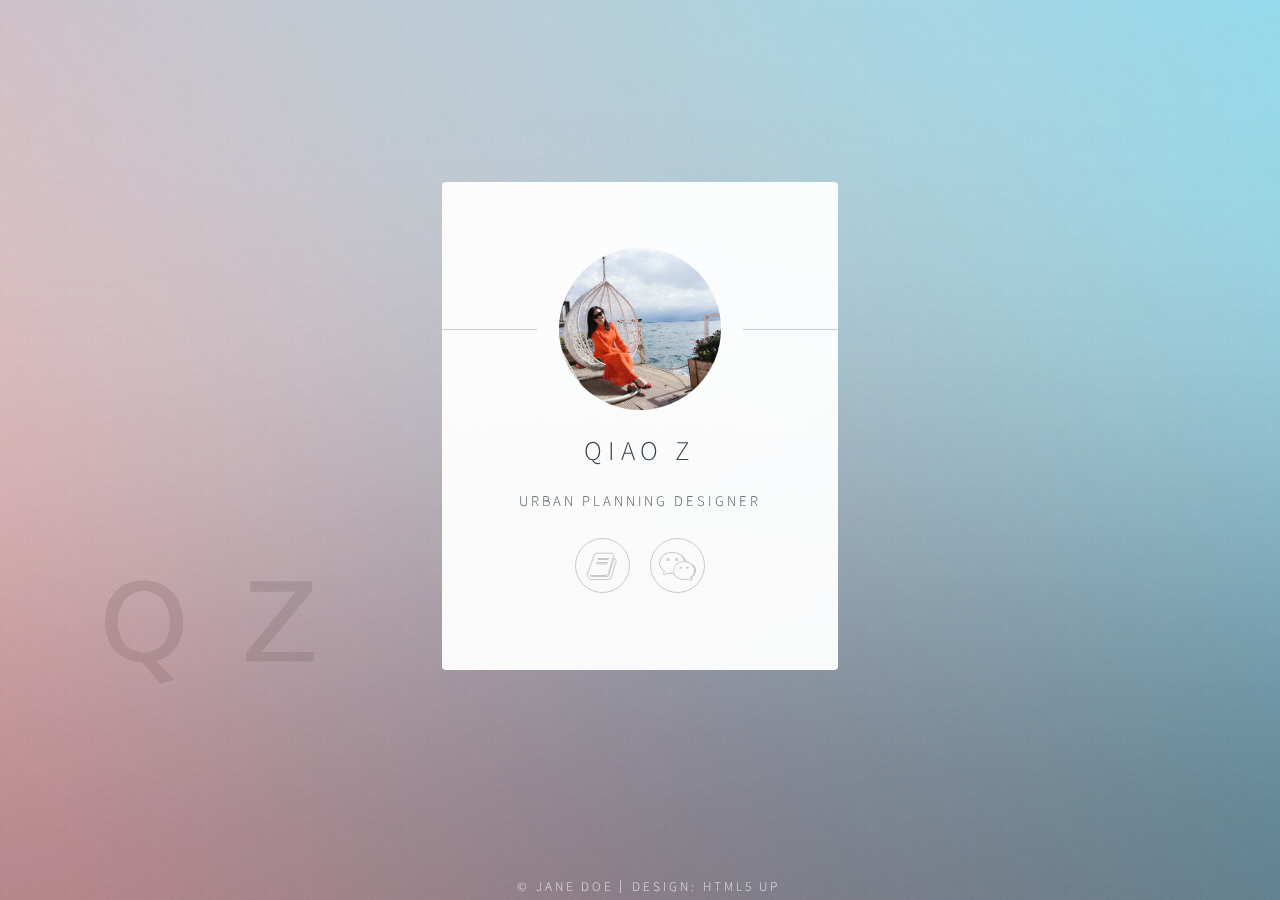
<file: index.html>
<!DOCTYPE HTML>
<!--
	Identity by HTML5 UP
	html5up.net | @ajlkn
	Free for personal and commercial use under the CCA 3.0 license (html5up.net/license)
-->
<html>
	<head>
		<title>Qiao z</title>
		<meta charset="utf-8" />
		<meta name="viewport" content="width=device-width, initial-scale=1" />
		<!--[if lte IE 8]><script src="assets/js/html5shiv.js"></script><![endif]-->
		<link rel="stylesheet" href="assets/css/main.css" />
		<!--[if lte IE 9]><link rel="stylesheet" href="assets/css/ie9.css" /><![endif]-->
		<!--[if lte IE 8]><link rel="stylesheet" href="assets/css/ie8.css" /><![endif]-->
		<noscript><link rel="stylesheet" href="assets/css/noscript.css" /></noscript>
	</head>
	<body class="is-loading">

		<!-- Wrapper -->
			<div id="wrapper">

				<!-- Main -->
					<section id="main">
						<header>
							<span class="avatar"><img src="WechatIMG2.jpg" alt="" style="object-fit:cover;" width="162" height="162"></span>
							<h1>Qiao z</h1>
							<p>Urban planning designer</p>
						</header>
						<footer>
							<ul class="icons">
								<!--<i class="fa fa-flag" aria-hidden="true"></i>-->
								<li><a href="works.html" class="fa fa-book">Works</a></li>
								<li><a href="wechart.html" class="fa-weixin">WeChart</a></li>
							</ul>
						</footer>
					</section>

				<!-- Footer -->
					<footer id="footer">
						<ul class="copyright">
							<li>&copy; Jane Doe</li><li>Design: <a href="http://html5up.net">HTML5 UP</a></li>
						</ul>
					</footer>

			</div>

		<!-- Scripts -->
			<!--[if lte IE 8]><script src="assets/js/respond.min.js"></script><![endif]-->
			<script>
				if ('addEventListener' in window) {
					window.addEventListener('load', function() { document.body.className = document.body.className.replace(/\bis-loading\b/, ''); });
					document.body.className += (navigator.userAgent.match(/(MSIE|rv:11\.0)/) ? ' is-ie' : '');
				}
			</script>

	</body>
</html>
</file>
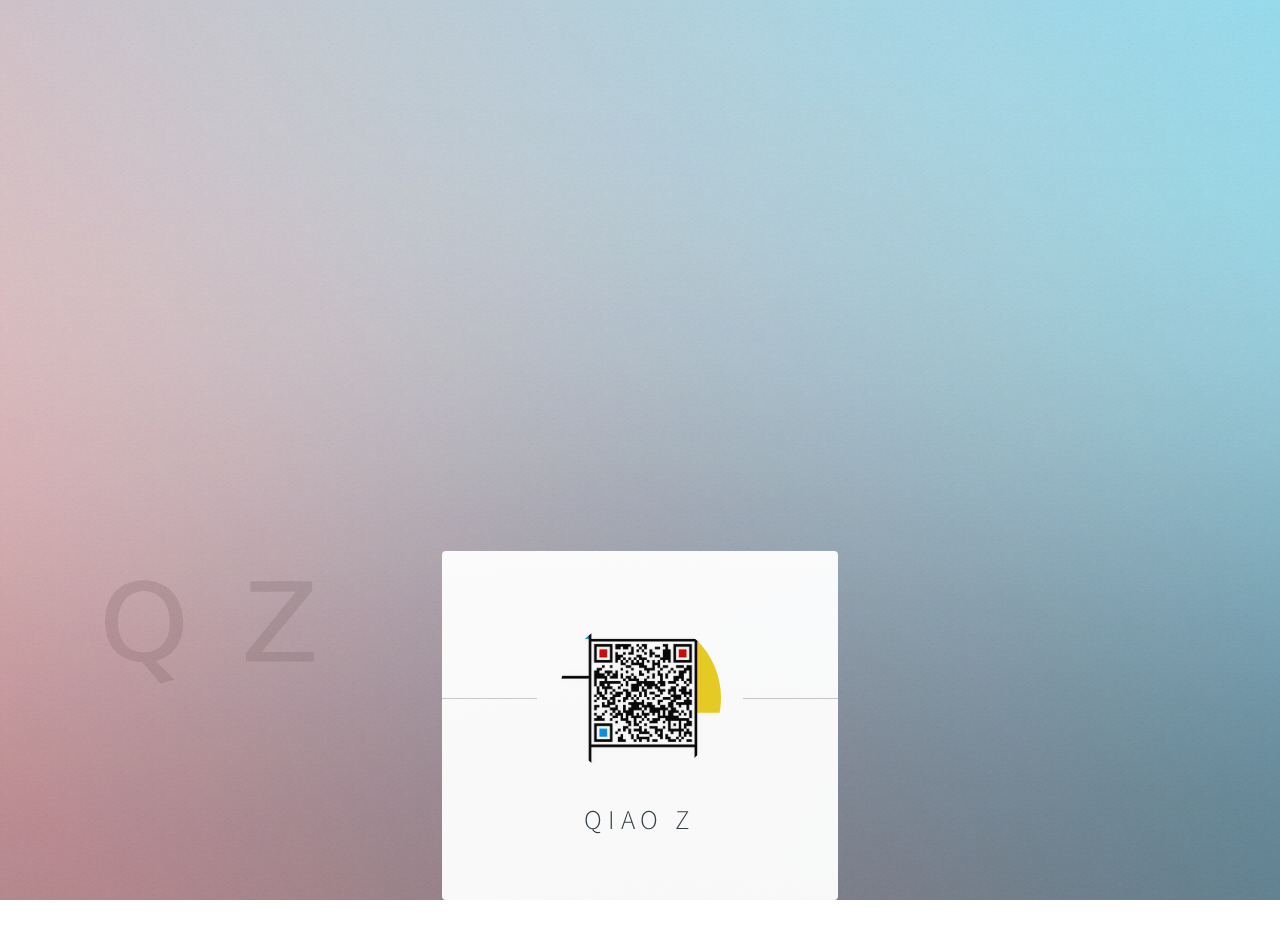
<file: wechart.html>
<!DOCTYPE HTML>
<!--
	Identity by HTML5 UP
	html5up.net | @ajlkn
	Free for personal and commercial use under the CCA 3.0 license (html5up.net/license)
-->
<html>
	<head>
		<title>Qiao z</title>
		<meta charset="utf-8" />
		<meta name="viewport" content="width=device-width, initial-scale=1" />
		<!--[if lte IE 8]><script src="assets/js/html5shiv.js"></script><![endif]-->
		<link rel="stylesheet" href="assets/css/main.css" />
		<!--[if lte IE 9]><link rel="stylesheet" href="assets/css/ie9.css" /><![endif]-->
		<!--[if lte IE 8]><link rel="stylesheet" href="assets/css/ie8.css" /><![endif]-->
		<noscript><link rel="stylesheet" href="assets/css/noscript.css" /></noscript>
	</head>
	<body class="is-loading">

		<!-- Wrapper -->
			<div id="wrapper">

				<!-- Main -->
					<section id="main">
						<header>
							<span class="avatar"><img src="weixin.jpg" alt="" style="object-fit:cover;" width="162" height="162"></span>
							<h1>Qiao z</h1>
						</header>
						<!--
						<hr />
						<h2>Extra Stuff!</h2>
						<form method="post" action="#">
							<div class="field">
								<input type="text" name="name" id="name" placeholder="Name" />
							</div>
							<div class="field">
								<input type="email" name="email" id="email" placeholder="Email" />
							</div>
							<div class="field">
								<div class="select-wrapper">
									<select name="department" id="department">
										<option value="">Department</option>
										<option value="sales">Sales</option>
										<option value="tech">Tech Support</option>
										<option value="null">/dev/null</option>
									</select>
								</div>
							</div>
							<div class="field">
								<textarea name="message" id="message" placeholder="Message" rows="4"></textarea>
							</div>
							<div class="field">
								<input type="checkbox" id="human" name="human" /><label for="human">I'm a human</label>
							</div>
							<div class="field">
								<label>But are you a robot?</label>
								<input type="radio" id="robot_yes" name="robot" /><label for="robot_yes">Yes</label>
								<input type="radio" id="robot_no" name="robot" /><label for="robot_no">No</label>
							</div>
							<ul class="actions">
								<li><a href="#" class="button">Get Started</a></li>
							</ul>
						</form>
						<hr />
						-->
					</section>
			</div>
			<footer id="footer">
				<ul class="copyright">
					<li>&copy; Jane Doe</li><li>Design: <a href="http://html5up.net">HTML5 UP</a></li>
				</ul>
			</footer>

		<!-- Scripts -->
			<!--[if lte IE 8]><script src="assets/js/respond.min.js"></script><![endif]-->
			<script>
				if ('addEventListener' in window) {
					window.addEventListener('load', function() { document.body.className = document.body.className.replace(/\bis-loading\b/, ''); });
					document.body.className += (navigator.userAgent.match(/(MSIE|rv:11\.0)/) ? ' is-ie' : '');
				}
			</script>

	</body>
</html>
</file>
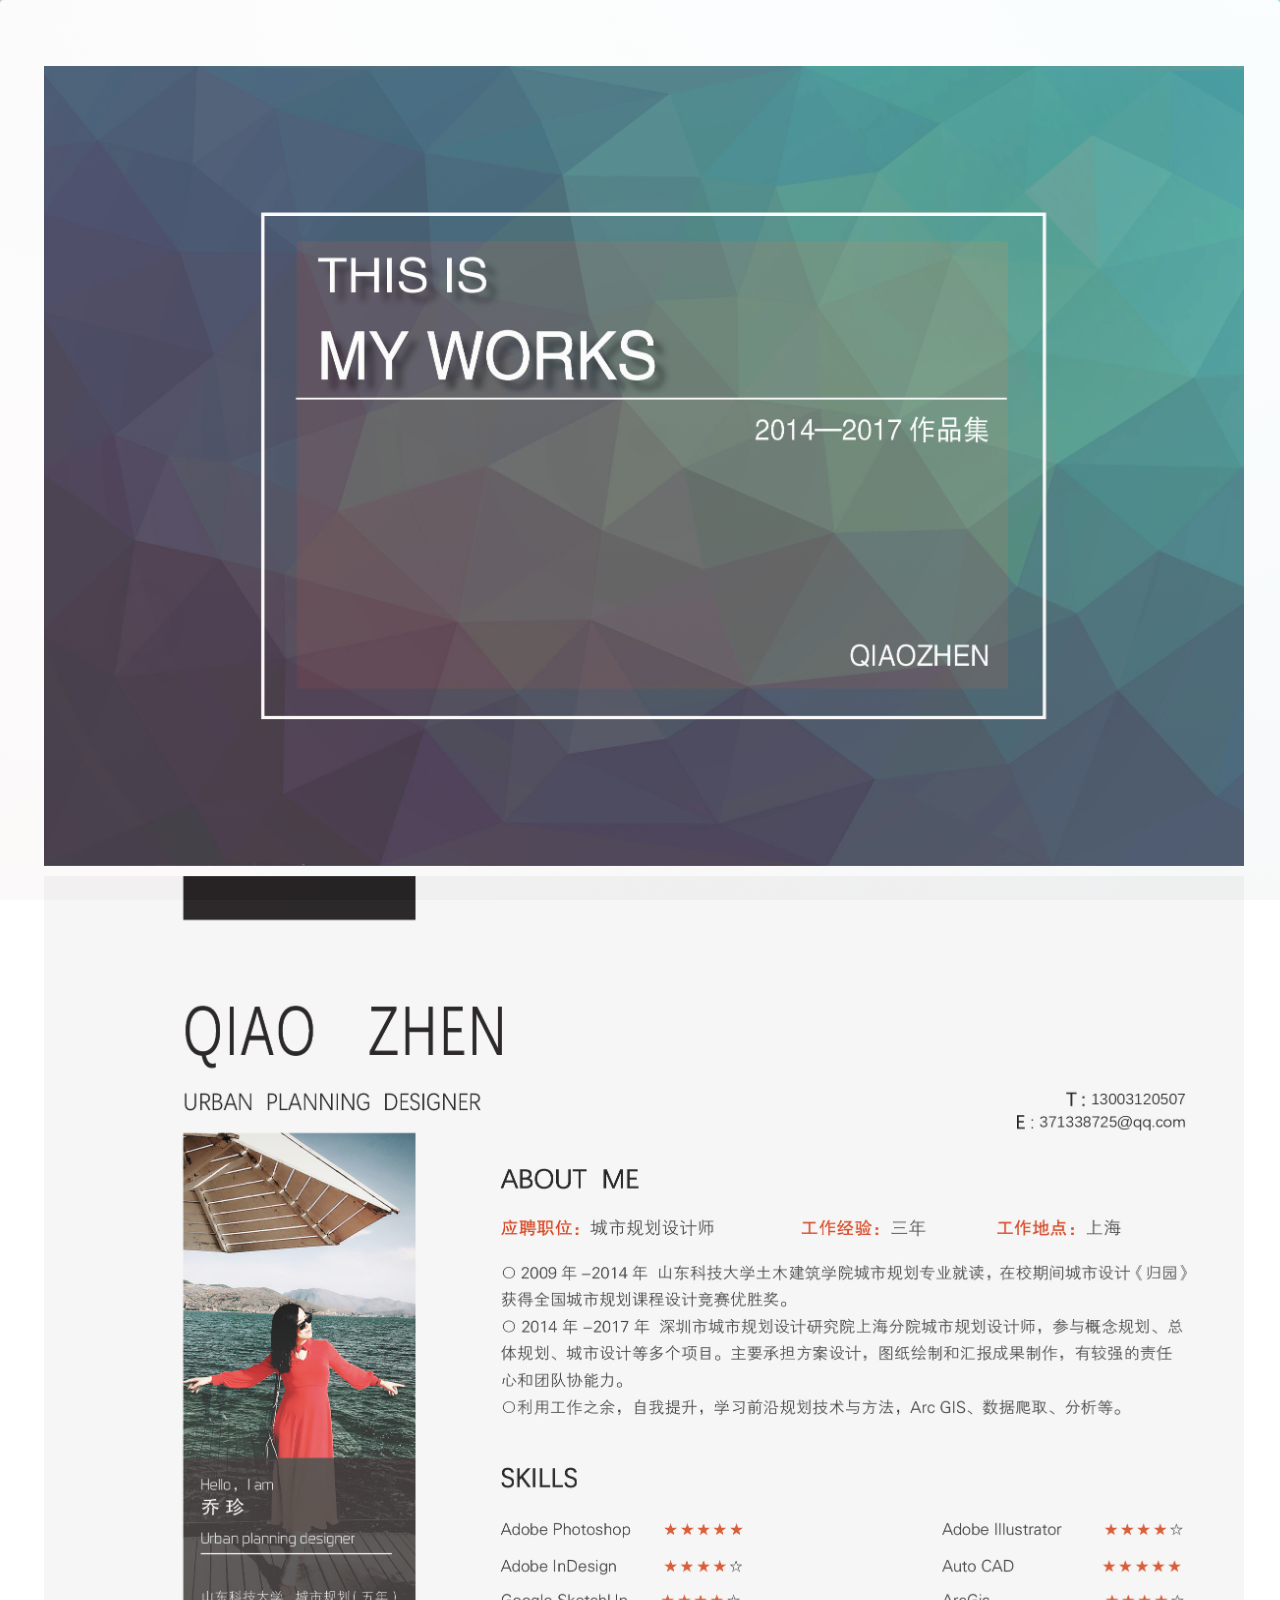
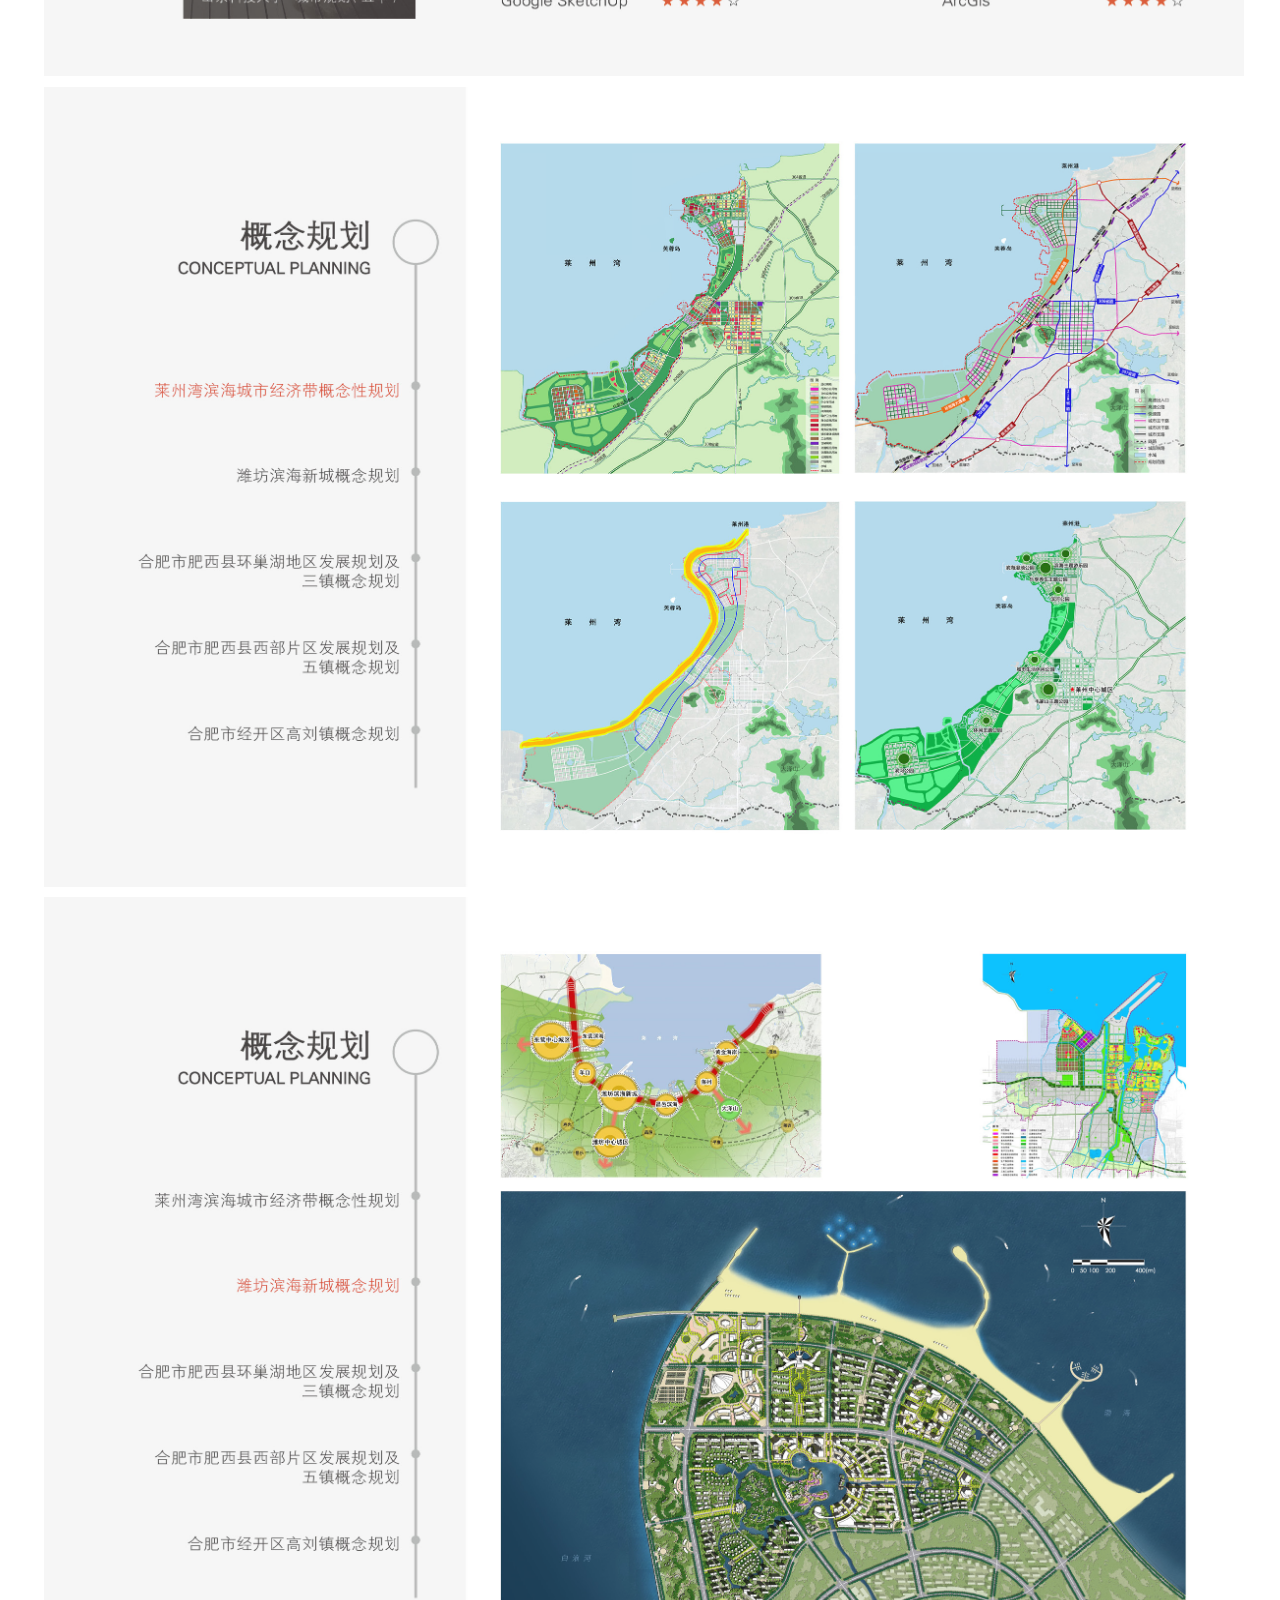
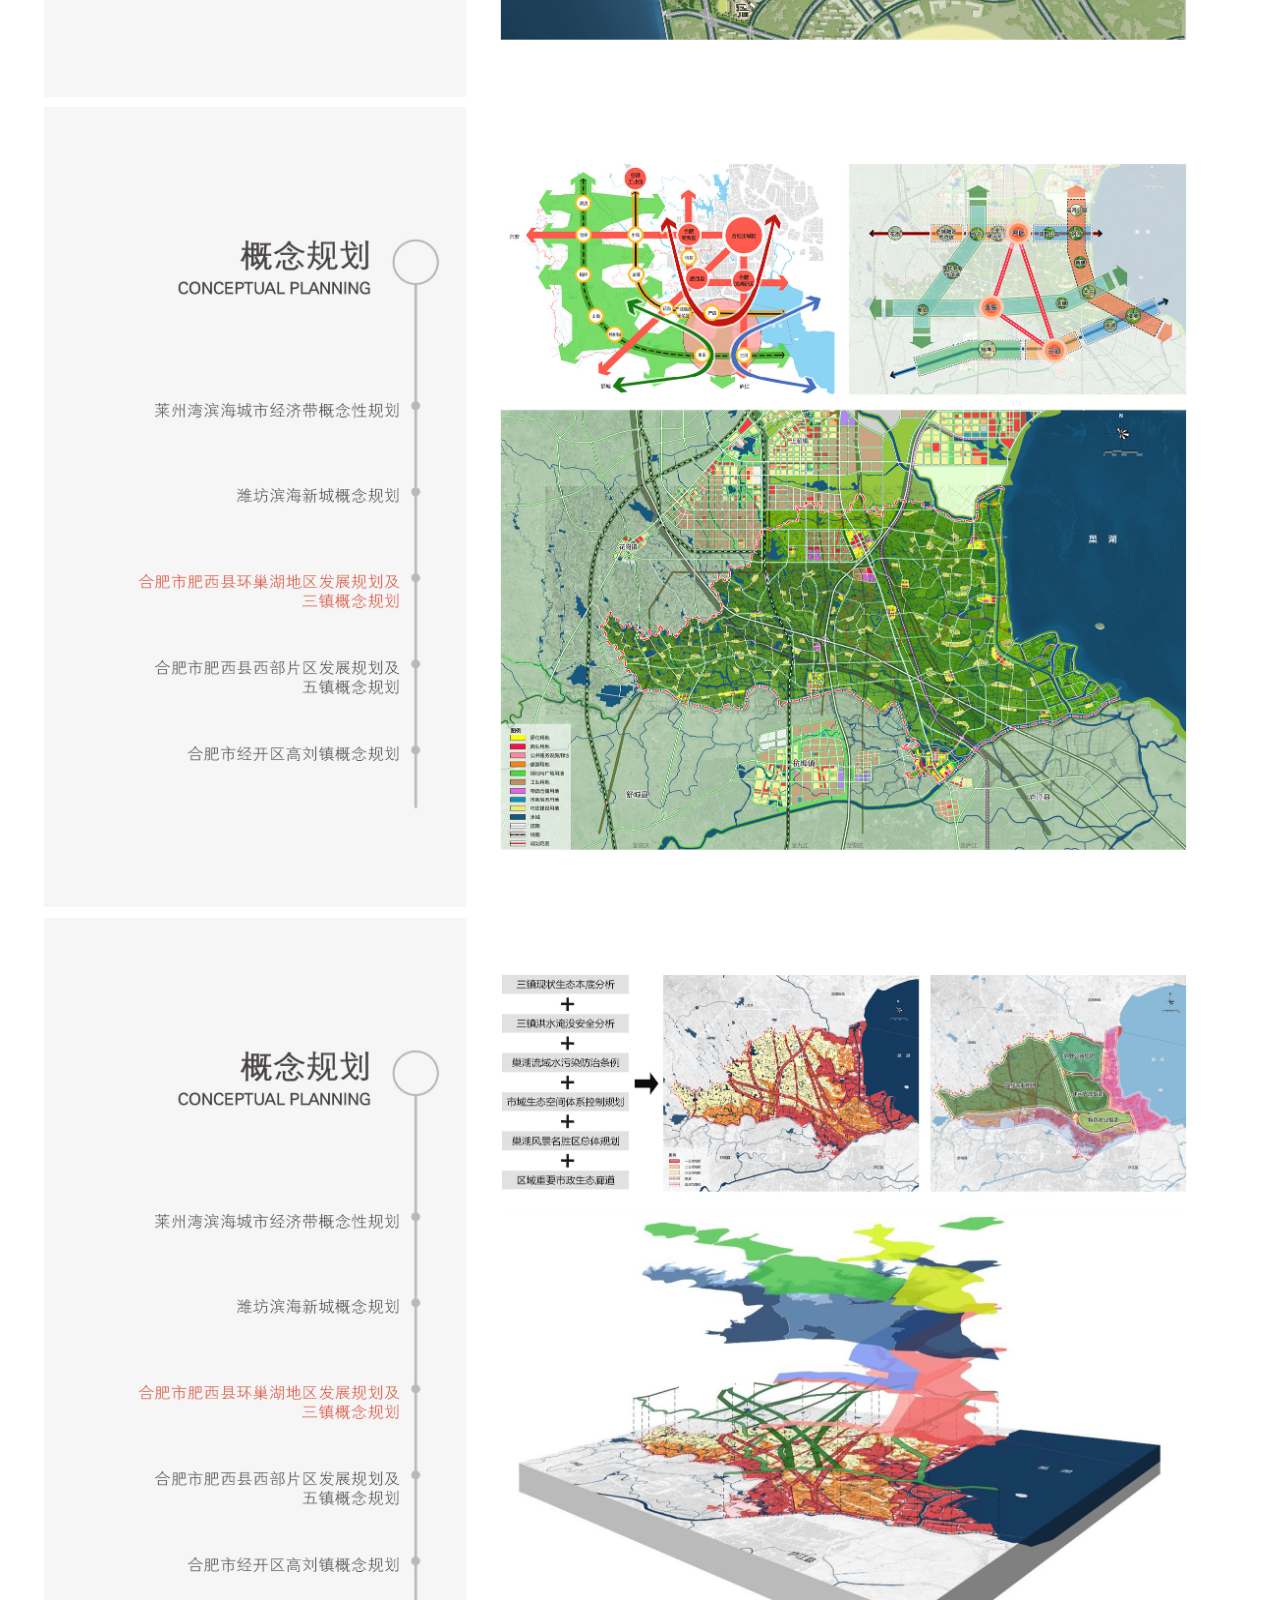
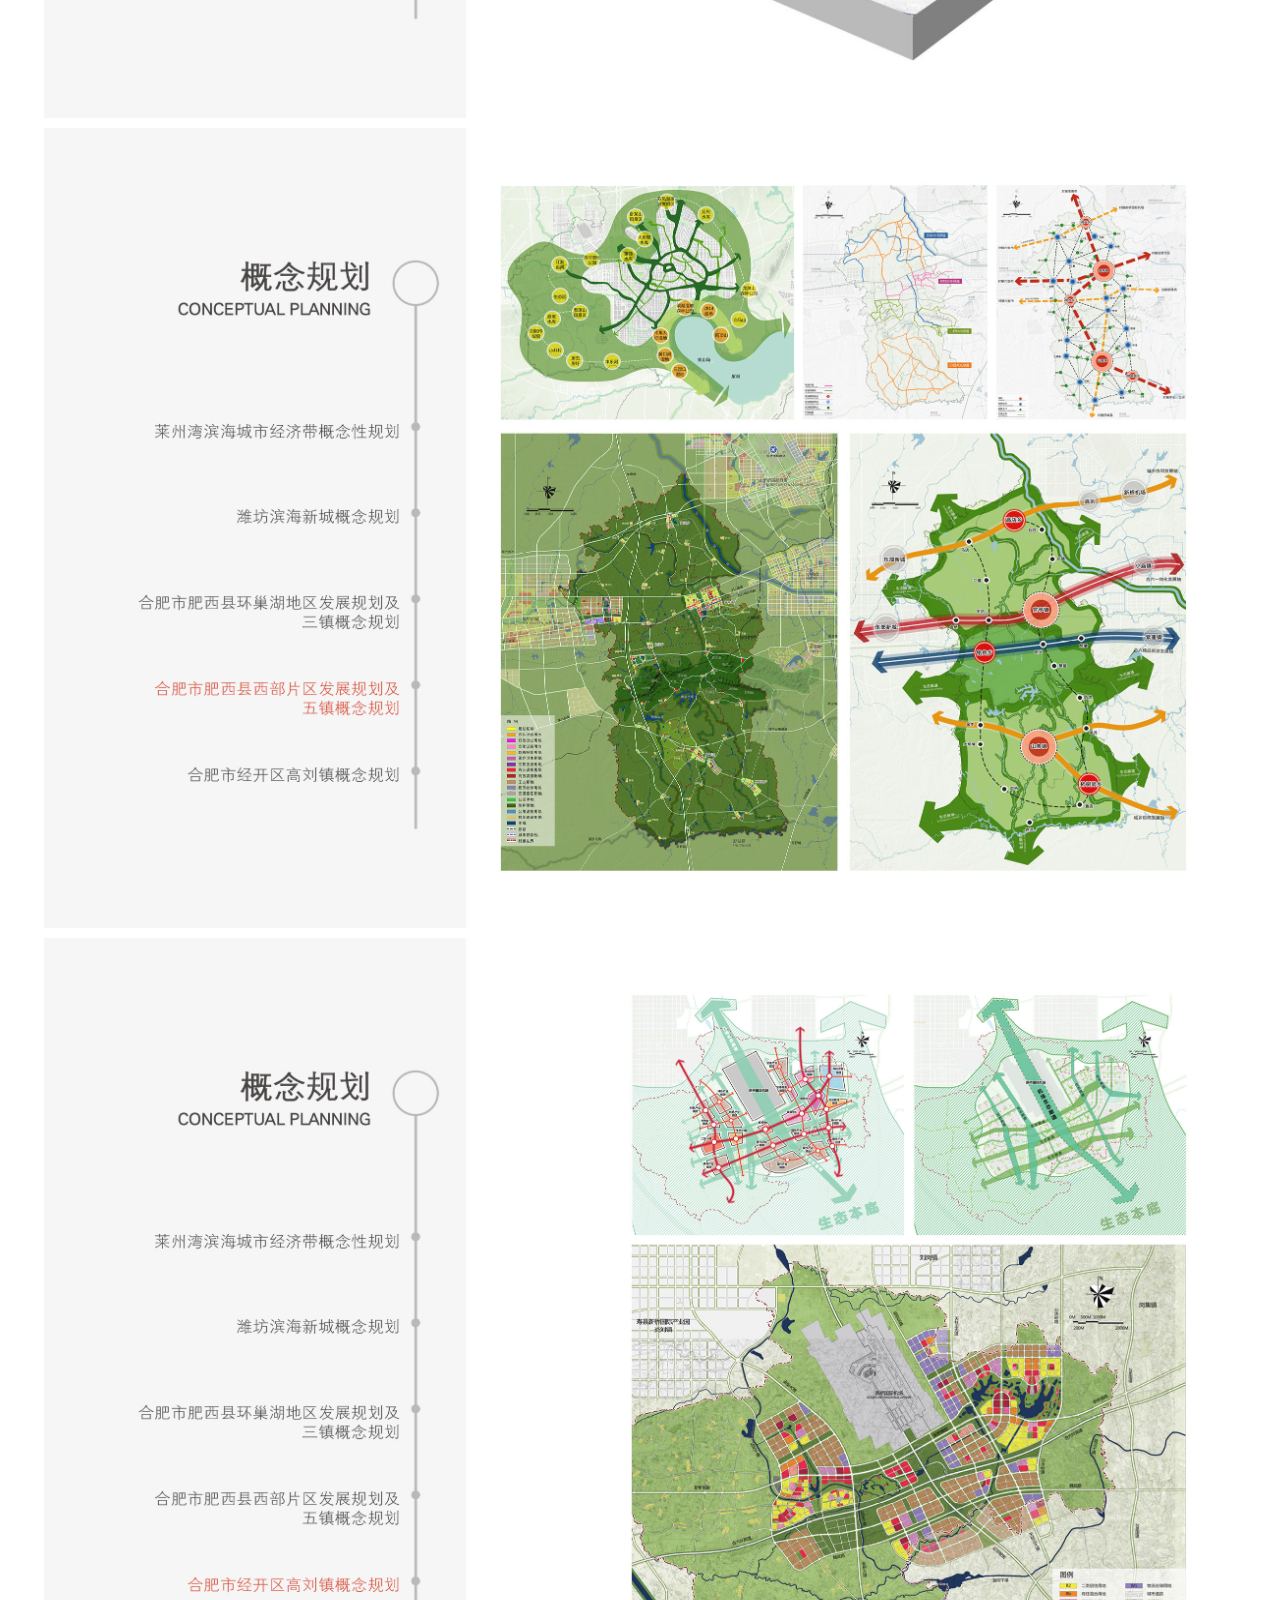
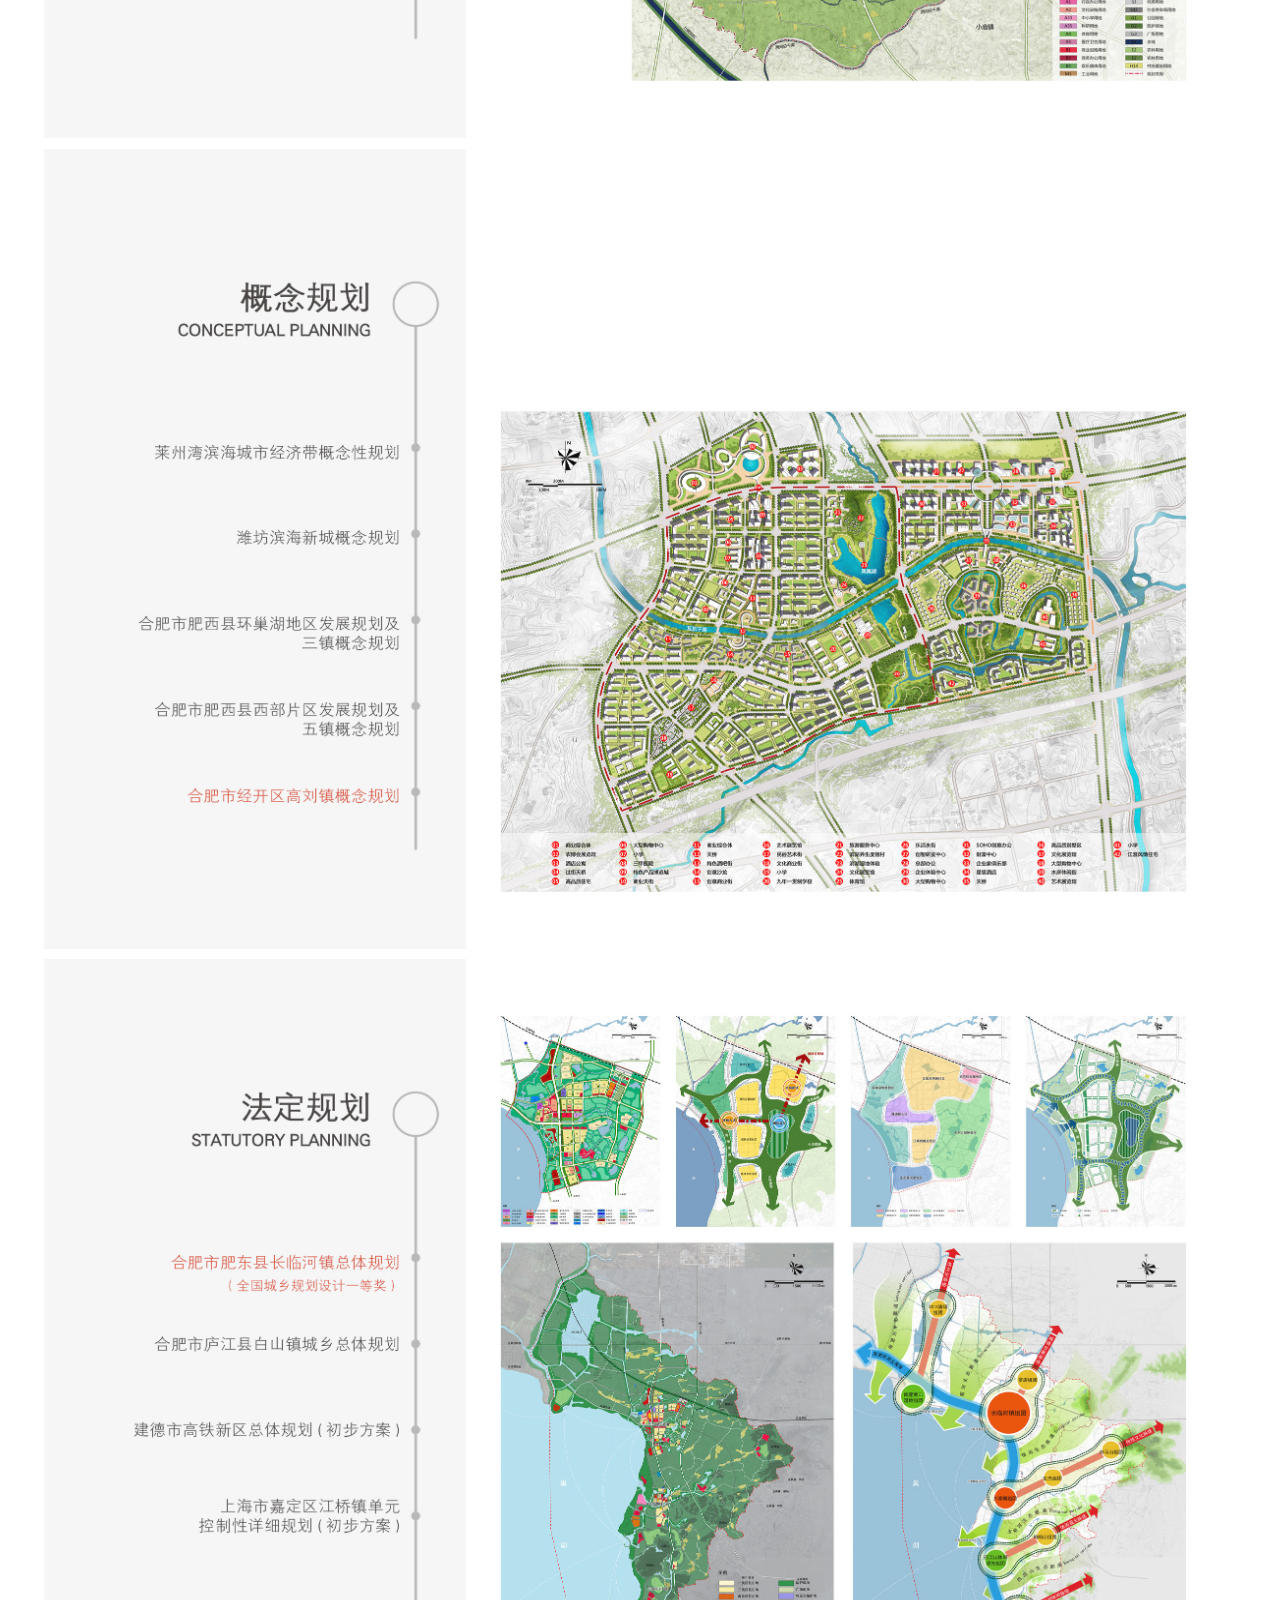
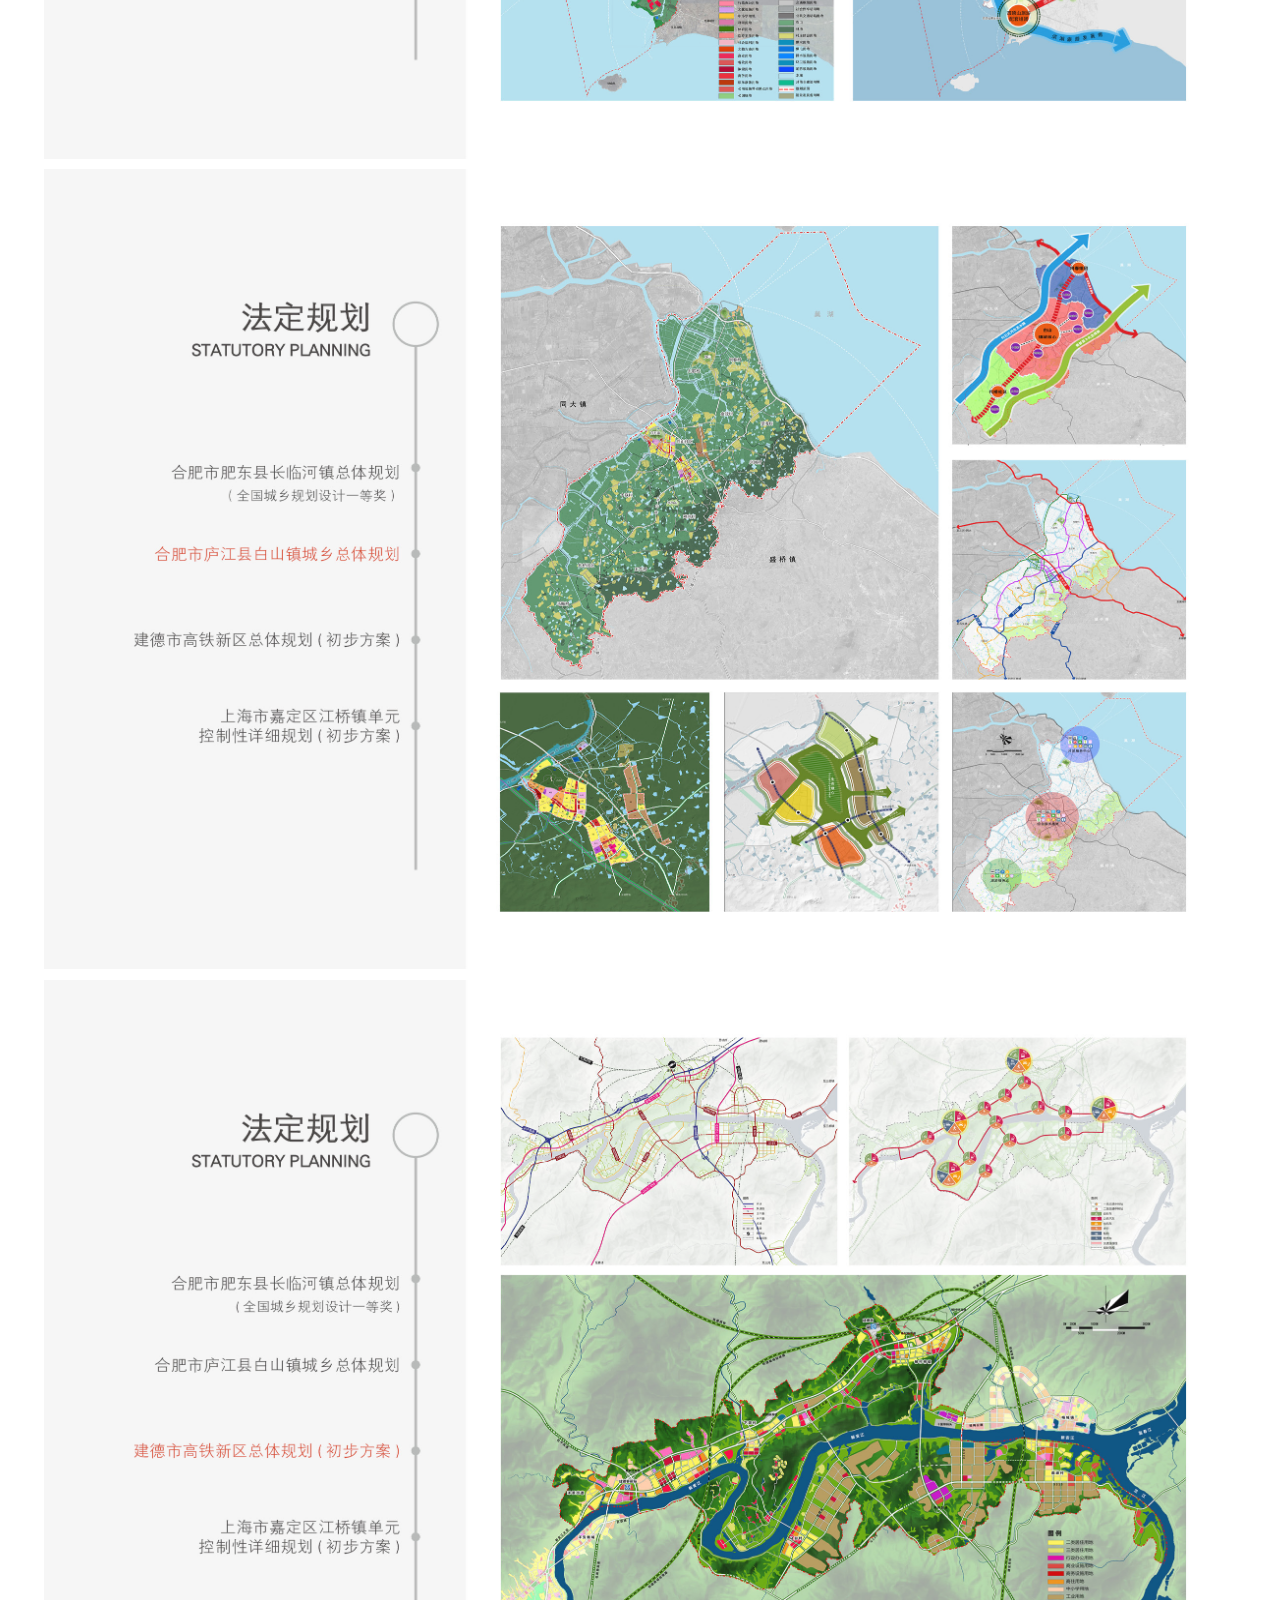
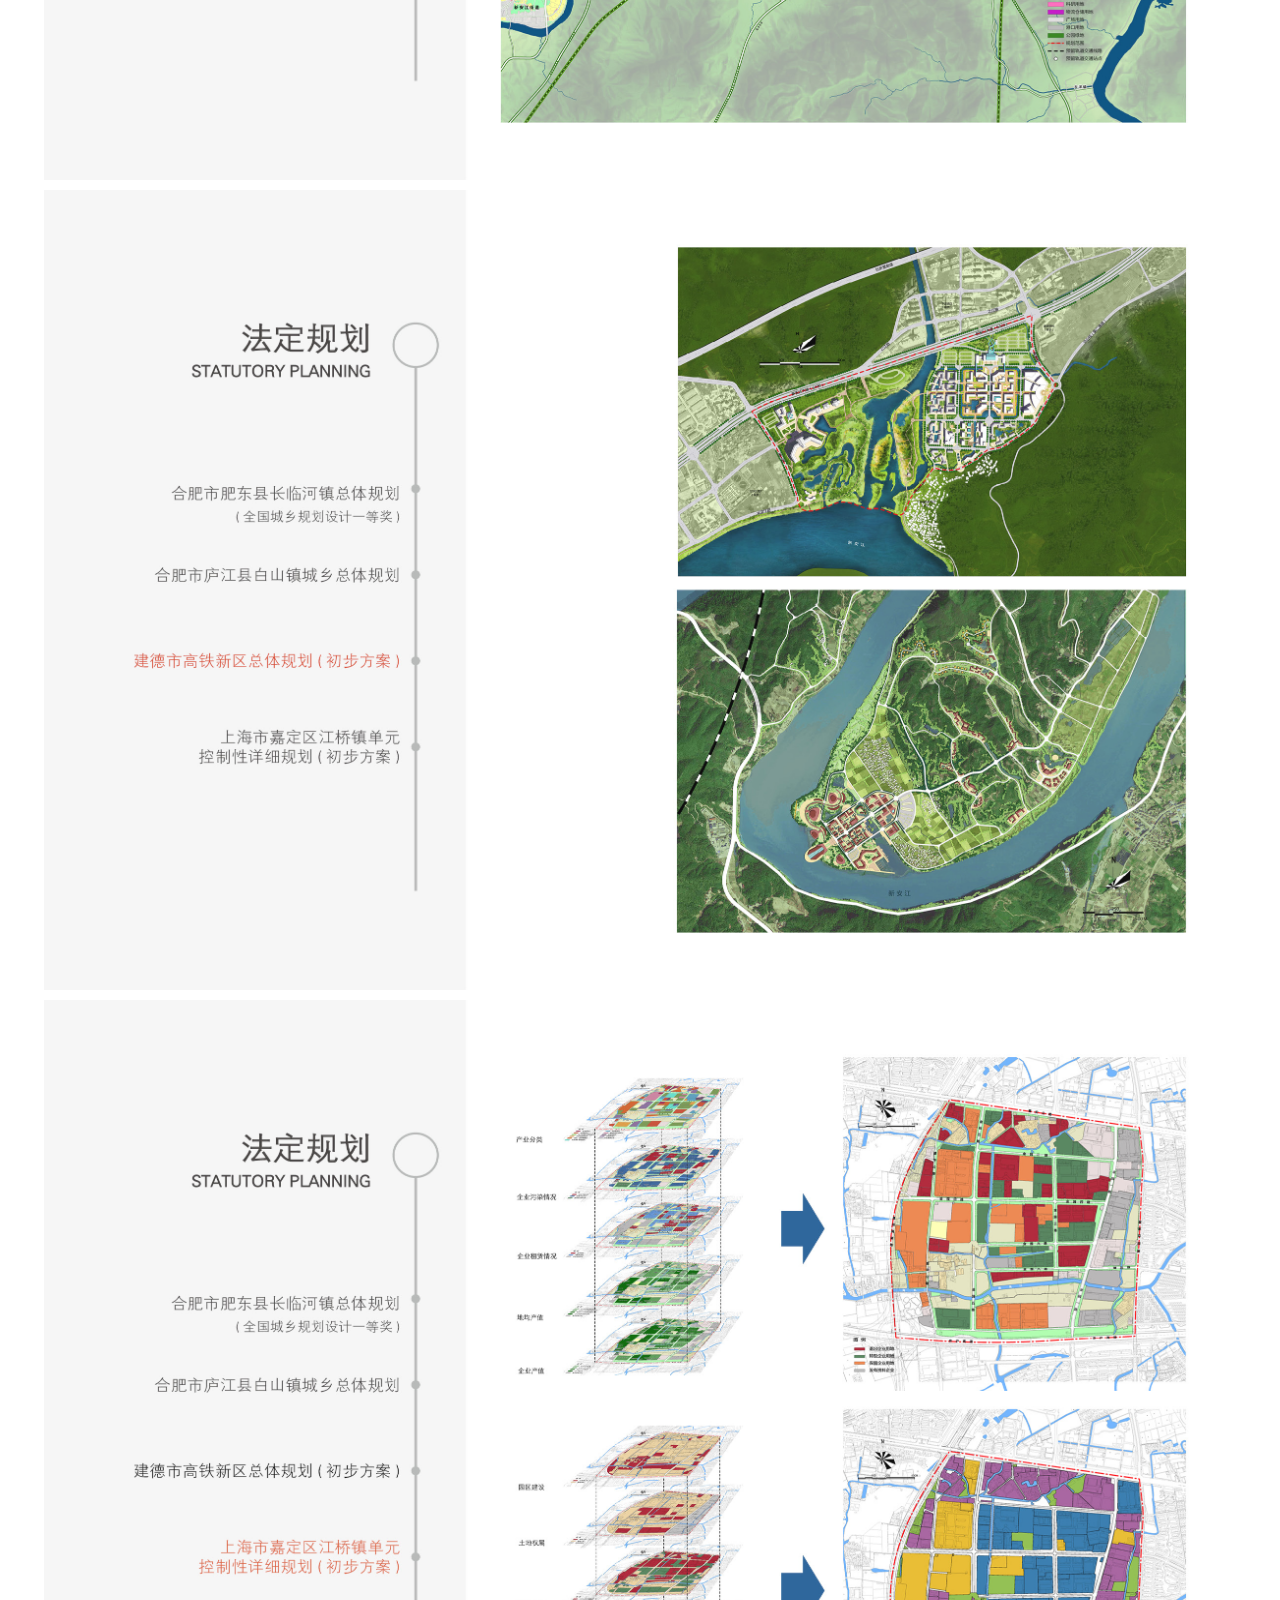
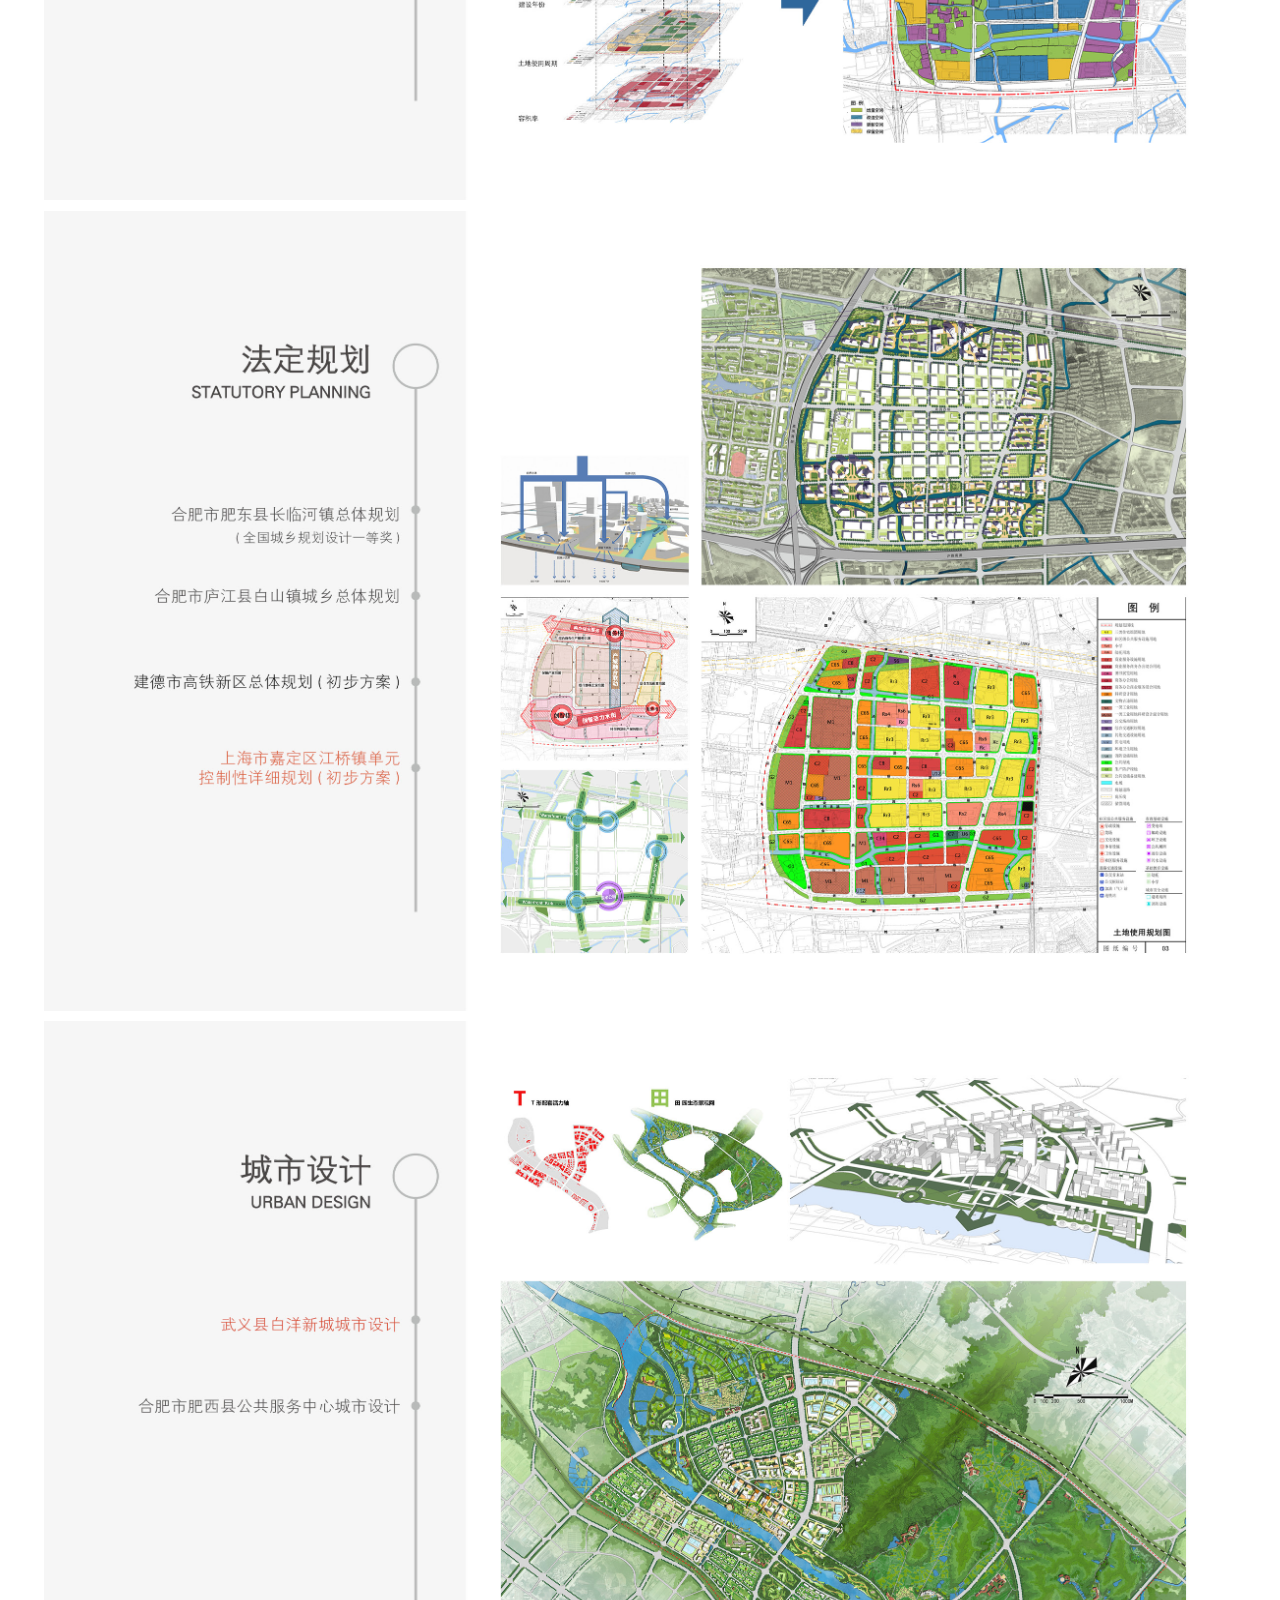
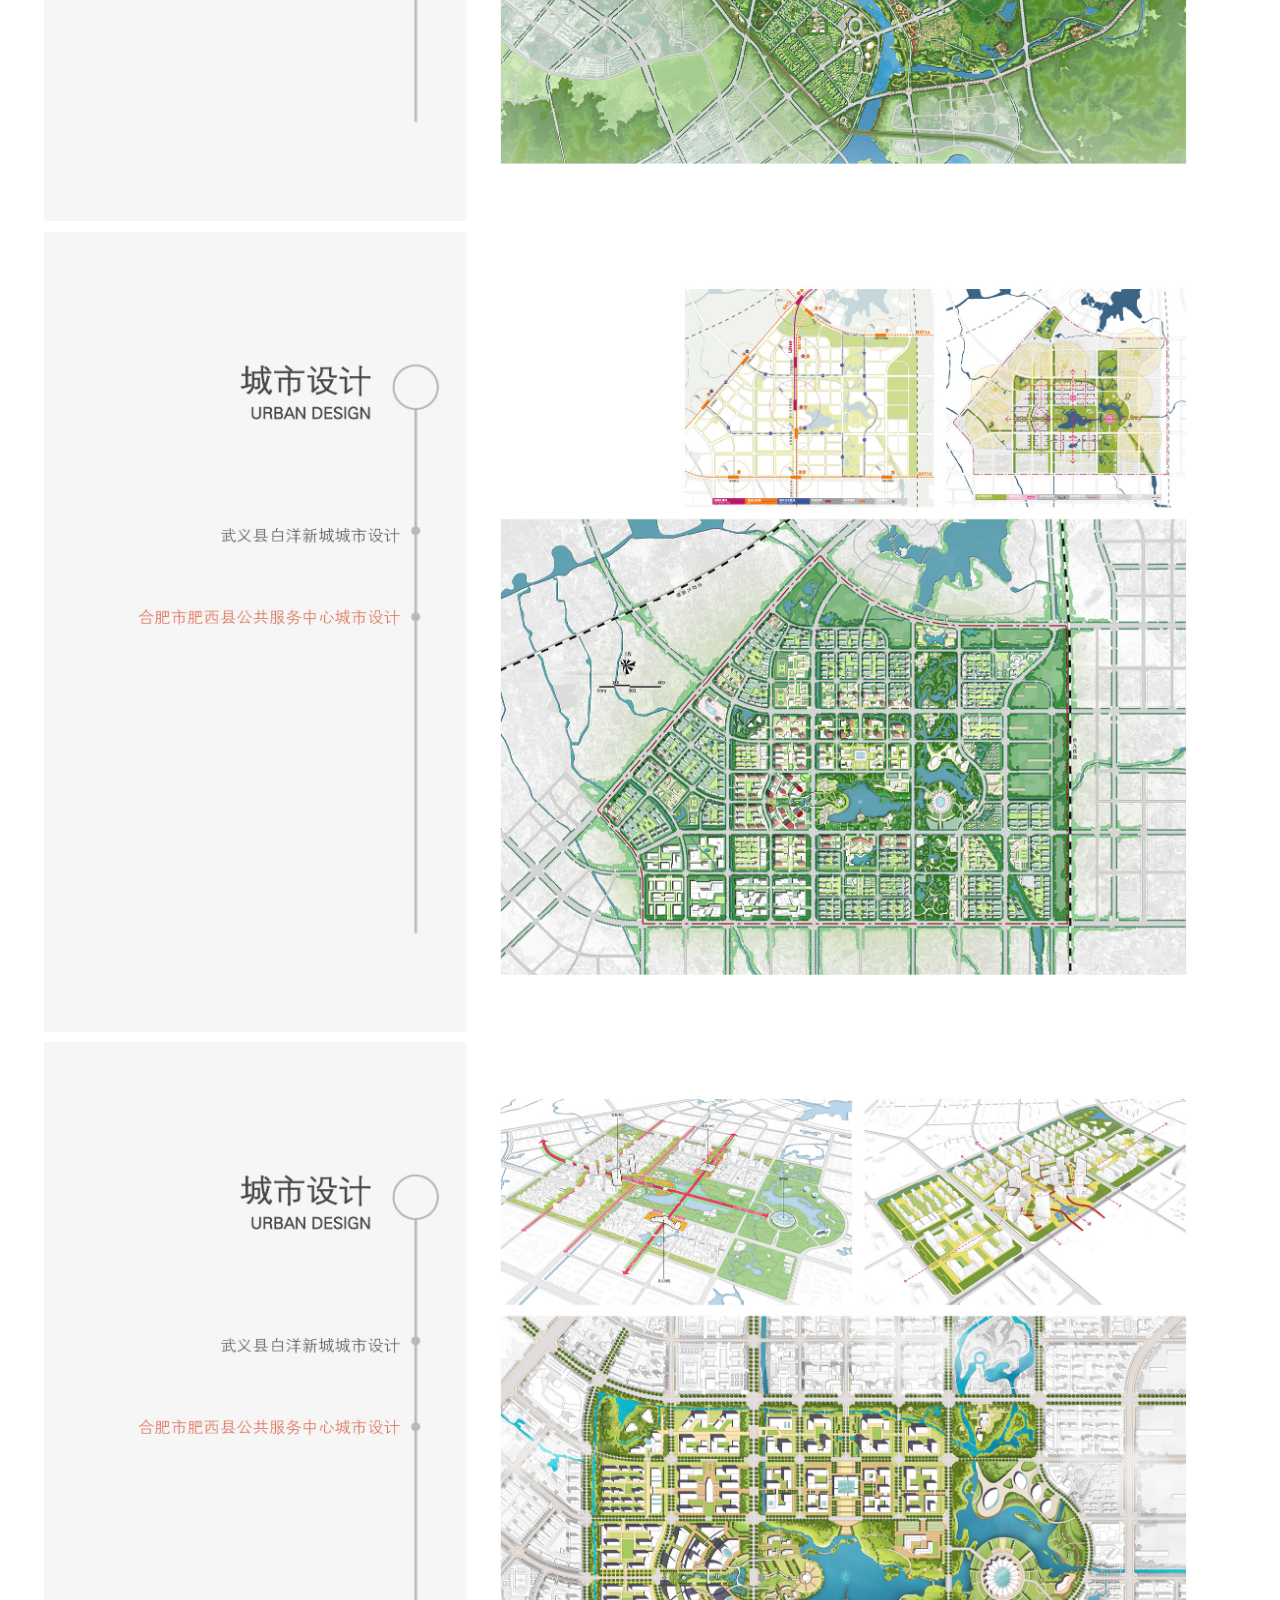
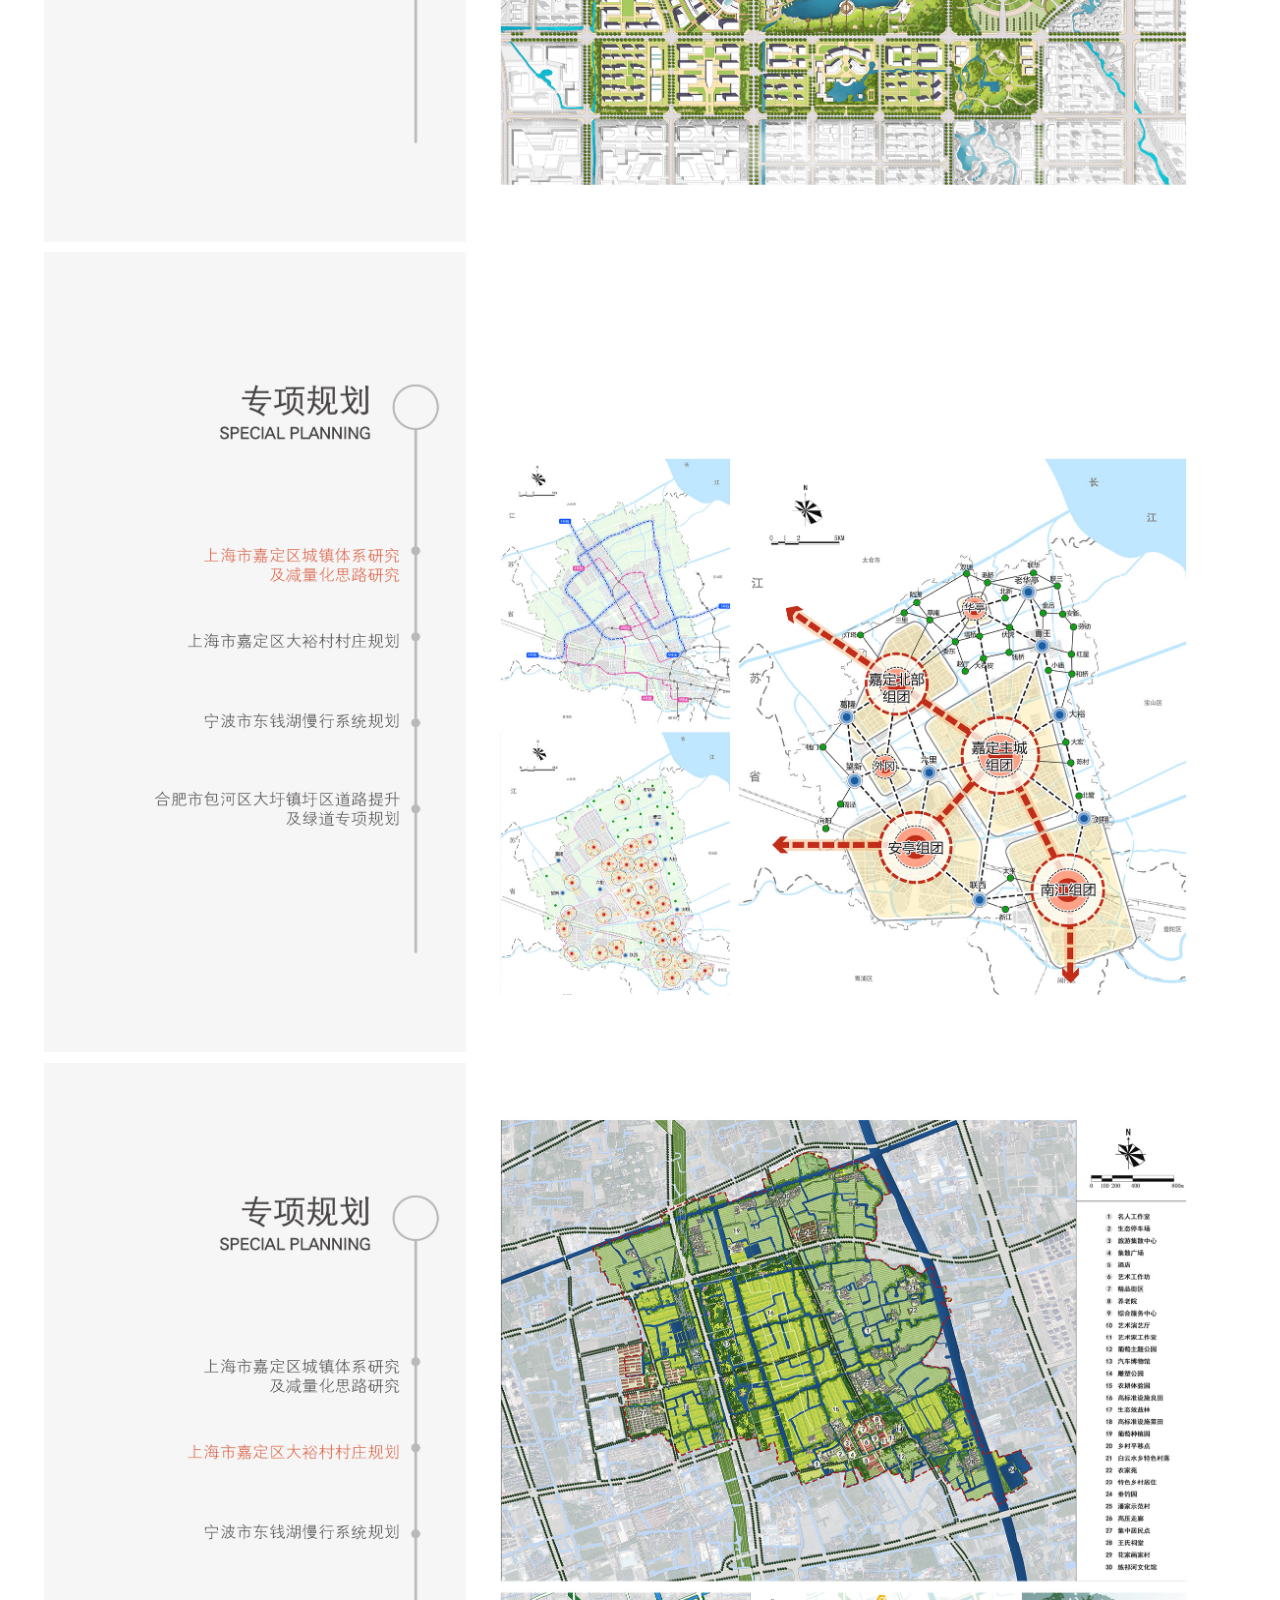
<file: works.html>
<!DOCTYPE HTML>
<!--
	Identity by HTML5 UP
	html5up.net | @ajlkn
	Free for personal and commercial use under the CCA 3.0 license (html5up.net/license)
-->
<html>
	<head>
		<title>Qiao z</title>
		<meta charset="utf-8" />
		<meta name="viewport" content="width=device-width, initial-scale=1" />
		<!--[if lte IE 8]><script src="assets/js/html5shiv.js"></script><![endif]-->
		<link rel="stylesheet" href="assets/css/main.css" />
		<!--[if lte IE 9]><link rel="stylesheet" href="assets/css/ie9.css" /><![endif]-->
		<!--[if lte IE 8]><link rel="stylesheet" href="assets/css/ie8.css" /><![endif]-->
		<noscript><link rel="stylesheet" href="assets/css/noscript.css" /></noscript>
	</head>
	<body class="is-loading">

		<!-- Wrapper -->
			<div id="wrapper">

				<!-- Main -->
					<section id="main">
						<header>
							<!--<span class="avatar"><img src="weixin.jpg" alt="" style="object-fit:cover;" width="162" height="162"></span>-->
              <img src="WorksPic/qq.jpg" alt="" width="1200" height="800">
              <img src="WorksPic/qq2.jpg" alt="" width="1200" height="800">
              <img src="WorksPic/qq3.jpg" alt="" width="1200" height="800">
              <img src="WorksPic/qq4.jpg" alt="" width="1200" height="800">
              <img src="WorksPic/qq5.jpg" alt="" width="1200" height="800">
              <img src="WorksPic/qq6.jpg" alt="" width="1200" height="800">
              <img src="WorksPic/qq7.jpg" alt="" width="1200" height="800">
              <img src="WorksPic/qq8.jpg" alt="" width="1200" height="800">
              <img src="WorksPic/qq9.jpg" alt="" width="1200" height="800">
              <img src="WorksPic/qq10.jpg" alt="" width="1200" height="800">
              <img src="WorksPic/qq11.jpg" alt="" width="1200" height="800">
              <img src="WorksPic/qq12.jpg" alt="" width="1200" height="800">
              <img src="WorksPic/qq13.jpg" alt="" width="1200" height="800">
              <img src="WorksPic/qq14.jpg" alt="" width="1200" height="800">
              <img src="WorksPic/qq15.jpg" alt="" width="1200" height="800">
              <img src="WorksPic/qq16.jpg" alt="" width="1200" height="800">
              <img src="WorksPic/qq17.jpg" alt="" width="1200" height="800">
              <img src="WorksPic/qq18.jpg" alt="" width="1200" height="800">
              <img src="WorksPic/qq19.jpg" alt="" width="1200" height="800">
              <img src="WorksPic/qq20.jpg" alt="" width="1200" height="800">
              <img src="WorksPic/qq21.jpg" alt="" width="1200" height="800">
              <img src="WorksPic/qq22.jpg" alt="" width="1200" height="800">
							<h1>Qiao z Works</h1>
						</header>
						<!--
						<hr />
						<h2>Extra Stuff!</h2>
						<form method="post" action="#">
							<div class="field">
								<input type="text" name="name" id="name" placeholder="Name" />
							</div>
							<div class="field">
								<input type="email" name="email" id="email" placeholder="Email" />
							</div>
							<div class="field">
								<div class="select-wrapper">
									<select name="department" id="department">
										<option value="">Department</option>
										<option value="sales">Sales</option>
										<option value="tech">Tech Support</option>
										<option value="null">/dev/null</option>
									</select>
								</div>
							</div>
							<div class="field">
								<textarea name="message" id="message" placeholder="Message" rows="4"></textarea>
							</div>
							<div class="field">
								<input type="checkbox" id="human" name="human" /><label for="human">I'm a human</label>
							</div>
							<div class="field">
								<label>But are you a robot?</label>
								<input type="radio" id="robot_yes" name="robot" /><label for="robot_yes">Yes</label>
								<input type="radio" id="robot_no" name="robot" /><label for="robot_no">No</label>
							</div>
							<ul class="actions">
								<li><a href="#" class="button">Get Started</a></li>
							</ul>
						</form>
						<hr />
						-->
					</section>
			</div>
			<footer id="footer">
				<ul class="copyright">
					<li>&copy; Jane Doe</li><li>Design: <a href="http://html5up.net">HTML5 UP</a></li>
				</ul>
			</footer>

		<!-- Scripts -->
			<!--[if lte IE 8]><script src="assets/js/respond.min.js"></script><![endif]-->
			<script>
				if ('addEventListener' in window) {
					window.addEventListener('load', function() { document.body.className = document.body.className.replace(/\bis-loading\b/, ''); });
					document.body.className += (navigator.userAgent.match(/(MSIE|rv:11\.0)/) ? ' is-ie' : '');
				}
			</script>

	</body>
</html>
</file>
<file: assets/css/ie9.css>
/*
	Identity by HTML5 UP
	html5up.net | @ajlkn
	Free for personal and commercial use under the CCA 3.0 license (html5up.net/license)
*/

/* Basic */

	body {
		background-image: url("../../images/bg.jpg");
		background-repeat: no-repeat;
		background-size: cover;
		background-position: bottom center;
		background-attachment: fixed;
	}

		body:after {
			display: none;
		}

/* List */

	ul.icons li a:before {
		color: #c8cccf;
	}

	ul.icons li a:hover:before {
		color: #ff7496;
	}

/* Wrapper */

	#wrapper {
		text-align: center;
	}

/* Main */

	#main {
		display: inline-block;
	}
</file>
<file: assets/css/ie8.css>
/*
	Identity by HTML5 UP
	html5up.net | @ajlkn
	Free for personal and commercial use under the CCA 3.0 license (html5up.net/license)
*/

/* List */

	ul.icons li a {
		-ms-behavior: url("assets/js/PIE.htc");
	}

		ul.icons li a:before {
			text-align: center;
			font-size: 26px;
		}

/* Main */

	#main {
		-ms-behavior: url("assets/js/PIE.htc");
	}

		#main .avatar img {
			-ms-behavior: url("assets/js/PIE.htc");
		}

/* Footer */

	#footer {
		color: #fff;
	}

		#footer .copyright li {
			border-left: solid 1px #fff;
		}
</file>
<file: assets/css/noscript.css>
/*
	Identity by HTML5 UP
	html5up.net | @ajlkn
	Free for personal and commercial use under the CCA 3.0 license (html5up.net/license)
*/

/* Basic */

	body:after {
		display: none;
	}

/* Main */

	#main {
		-moz-transform: none !important;
		-webkit-transform: none !important;
		-ms-transform: none !important;
		transform: none !important;
		opacity: 1 !important;
	}
</file>
<file: assets/css/main.css>
@charset "UTF-8";
@import url(font-awesome.min.css);
@import url("https://fonts.googleapis.com/css?family=Source+Sans+Pro:300");

/*
	Identity by HTML5 UP
	html5up.net | @ajlkn
	Free for personal and commercial use under the CCA 3.0 license (html5up.net/license)
*/

/* Reset */
	html, body, div, span, applet, object, iframe, h1, h2, h3, h4, h5, h6, p, blockquote, pre, a, abbr, acronym, address, big, cite, code, del, dfn, em, img, ins, kbd, q, s, samp, small, strike, strong, sub, sup, tt, var, b, u, i, center, dl, dt, dd, ol, ul, li, fieldset, form, label, legend, table, caption, tbody, tfoot, thead, tr, th, td, article, aside, canvas, details, embed, figure, figcaption, footer, header, hgroup, menu, nav, output, ruby, section, summary, time, mark, audio, video {
		margin: 0;
		padding: 0;
		border: 0;
		font-size: 100%;
		font: inherit;
		vertical-align: baseline;
	}

	article, aside, details, figcaption, figure, footer, header, hgroup, menu, nav, section {
		display: block;
	}

	body {
		line-height: 1;
	}

	ol, ul {
		list-style: none;
	}

	blockquote, q {
		quotes: none;
	}

	blockquote:before, blockquote:after, q:before, q:after {
		content: '';
		content: none;
	}

	table {
		border-collapse: collapse;
		border-spacing: 0;
	}

	body {
		-webkit-text-size-adjust: none;
	}

/* Box Model */
	*, *:before, *:after {
		-moz-box-sizing: border-box;
		-webkit-box-sizing: border-box;
		box-sizing: border-box;
	}

/* Basic */

	@media screen and (max-width: 480px) {

		html, body {
			min-width: 320px;
		}

	}

	body.is-loading *, body.is-loading *:before, body.is-loading *:after {
		-moz-animation: none !important;
		-webkit-animation: none !important;
		-ms-animation: none !important;
		animation: none !important;
		-moz-transition: none !important;
		-webkit-transition: none !important;
		-ms-transition: none !important;
		transition: none !important;
	}

	html {
		height: 100%;
	}

	body {
		height: 100%;
		background-color: #ffffff;
		background-image: url("images/overlay.png"), -moz-linear-gradient(60deg, rgba(255, 165, 150, 0.5) 5%, rgba(0, 228, 255, 0.35)), url("../../images/bg.jpg");
		background-image: url("images/overlay.png"), -webkit-linear-gradient(60deg, rgba(255, 165, 150, 0.5) 5%, rgba(0, 228, 255, 0.35)), url("../../images/bg.jpg");
		background-image: url("images/overlay.png"), -ms-linear-gradient(60deg, rgba(255, 165, 150, 0.5) 5%, rgba(0, 228, 255, 0.35)), url("../../images/bg.jpg");
		background-image: url("images/overlay.png"), linear-gradient(60deg, rgba(255, 165, 150, 0.5) 5%, rgba(0, 228, 255, 0.35)), url("../../images/bg.jpg");
		background-repeat: repeat,			no-repeat,			no-repeat;
		background-size: 100px 100px, cover,				cover;
		background-position: top left,		center center,		bottom center;
		background-attachment: fixed,			fixed,				fixed;
	}

		body:after {
			content: '';
			display: block;
			position: fixed;
			top: 0;
			left: 0;
			width: 100%;
			height: inherit;
			opacity: 0;
			z-index: 1;
			background-color: #ffffff;
			background-image: url("images/overlay.png"), -moz-linear-gradient(60deg, rgba(255, 165, 150, 0.5) 5%, rgba(0, 228, 255, 0.35));
			background-image: url("images/overlay.png"), -webkit-linear-gradient(60deg, rgba(255, 165, 150, 0.5) 5%, rgba(0, 228, 255, 0.35));
			background-image: url("images/overlay.png"), -ms-linear-gradient(60deg, rgba(255, 165, 150, 0.5) 5%, rgba(0, 228, 255, 0.35));
			background-image: url("images/overlay.png"), linear-gradient(60deg, rgba(255, 165, 150, 0.5) 5%, rgba(0, 228, 255, 0.35));
			background-repeat: repeat,			no-repeat;
			background-size: 100px 100px, cover;
			background-position: top left,		center center;
			-moz-transition: opacity 1.75s ease-out;
			-webkit-transition: opacity 1.75s ease-out;
			-ms-transition: opacity 1.75s ease-out;
			transition: opacity 1.75s ease-out;
		}

		body.is-loading:after {
			opacity: 1;
		}

/* Type */

	body, input, select, textarea {
		color: #414f57;
		font-family: "Source Sans Pro", Helvetica, sans-serif;
		font-size: 14pt;
		font-weight: 300;
		line-height: 2;
		letter-spacing: 0.2em;
		text-transform: uppercase;
	}

		@media screen and (max-width: 1680px) {

			body, input, select, textarea {
				font-size: 11pt;
			}

		}

		@media screen and (max-width: 480px) {

			body, input, select, textarea {
				font-size: 10pt;
				line-height: 1.75;
			}

		}

	a {
		-moz-transition: color 0.2s ease, border-color 0.2s ease;
		-webkit-transition: color 0.2s ease, border-color 0.2s ease;
		-ms-transition: color 0.2s ease, border-color 0.2s ease;
		transition: color 0.2s ease, border-color 0.2s ease;
		color: inherit;
		text-decoration: none;
	}

		a:before {
			-moz-transition: color 0.2s ease, text-shadow 0.2s ease;
			-webkit-transition: color 0.2s ease, text-shadow 0.2s ease;
			-ms-transition: color 0.2s ease, text-shadow 0.2s ease;
			transition: color 0.2s ease, text-shadow 0.2s ease;
		}

		a:hover {
			color: #ff7496;
		}

	strong, b {
		color: #313f47;
	}

	em, i {
		font-style: italic;
	}

	p {
		margin: 0 0 1.5em 0;
	}

	h1, h2, h3, h4, h5, h6 {
		color: #313f47;
		line-height: 1.5;
		margin: 0 0 0.75em 0;
	}

		h1 a, h2 a, h3 a, h4 a, h5 a, h6 a {
			color: inherit;
			text-decoration: none;
		}

	h1 {
		font-size: 1.85em;
		letter-spacing: 0.22em;
		margin: 0 0 0.525em 0;
	}

	h2 {
		font-size: 1.25em;
	}

	h3 {
		font-size: 1em;
	}

	h4 {
		font-size: 1em;
	}

	h5 {
		font-size: 1em;
	}

	h6 {
		font-size: 1em;
	}

	@media screen and (max-width: 480px) {

		h1 {
			font-size: 1.65em;
		}

	}

	sub {
		font-size: 0.8em;
		position: relative;
		top: 0.5em;
	}

	sup {
		font-size: 0.8em;
		position: relative;
		top: -0.5em;
	}

	hr {
		border: 0;
		border-bottom: solid 1px #c8cccf;
		margin: 3em 0;
	}

/* Form */

	form {
		margin: 0 0 1.5em 0;
	}

		form > .field {
			margin: 0 0 1.5em 0;
		}

			form > .field > :last-child {
				margin-bottom: 0;
			}

	label {
		color: #313f47;
		display: block;
		font-size: 0.9em;
		margin: 0 0 0.75em 0;
	}

	input[type="text"],
	input[type="password"],
	input[type="email"],
	input[type="tel"],
	select,
	textarea {
		-moz-appearance: none;
		-webkit-appearance: none;
		-ms-appearance: none;
		appearance: none;
		border-radius: 4px;
		border: solid 1px #c8cccf;
		color: inherit;
		display: block;
		outline: 0;
		padding: 0 1em;
		text-decoration: none;
		width: 100%;
	}

		input[type="text"]:invalid,
		input[type="password"]:invalid,
		input[type="email"]:invalid,
		input[type="tel"]:invalid,
		select:invalid,
		textarea:invalid {
			box-shadow: none;
		}

		input[type="text"]:focus,
		input[type="password"]:focus,
		input[type="email"]:focus,
		input[type="tel"]:focus,
		select:focus,
		textarea:focus {
			border-color: #ff7496;
		}

	.select-wrapper {
		text-decoration: none;
		display: block;
		position: relative;
	}

		.select-wrapper:before {
			content: "";
			-moz-osx-font-smoothing: grayscale;
			-webkit-font-smoothing: antialiased;
			font-family: FontAwesome;
			font-style: normal;
			font-weight: normal;
			text-transform: none !important;
		}

		.select-wrapper:before {
			color: #c8cccf;
			display: block;
			height: 2.75em;
			line-height: 2.75em;
			pointer-events: none;
			position: absolute;
			right: 0;
			text-align: center;
			top: 0;
			width: 2.75em;
		}

		.select-wrapper select::-ms-expand {
			display: none;
		}

	input[type="text"],
	input[type="password"],
	input[type="email"],
	select {
		height: 2.75em;
	}

	textarea {
		padding: 0.75em 1em;
	}

	input[type="checkbox"],
	input[type="radio"] {
		-moz-appearance: none;
		-webkit-appearance: none;
		-ms-appearance: none;
		appearance: none;
		display: block;
		float: left;
		margin-right: -2em;
		opacity: 0;
		width: 1em;
		z-index: -1;
	}

		input[type="checkbox"] + label,
		input[type="radio"] + label {
			text-decoration: none;
			color: #414f57;
			cursor: pointer;
			display: inline-block;
			font-size: 1em;
			font-weight: 300;
			padding-left: 2.4em;
			padding-right: 0.75em;
			position: relative;
		}

			input[type="checkbox"] + label:before,
			input[type="radio"] + label:before {
				-moz-osx-font-smoothing: grayscale;
				-webkit-font-smoothing: antialiased;
				font-family: FontAwesome;
				font-style: normal;
				font-weight: normal;
				text-transform: none !important;
			}

			input[type="checkbox"] + label:before,
			input[type="radio"] + label:before {
				border-radius: 4px;
				border: solid 1px #c8cccf;
				content: '';
				display: inline-block;
				height: 1.65em;
				left: 0;
				line-height: 1.58125em;
				position: absolute;
				text-align: center;
				top: 0.15em;
				width: 1.65em;
			}

		input[type="checkbox"]:checked + label:before,
		input[type="radio"]:checked + label:before {
			color: #ff7496;
			content: '\f00c';
		}

		input[type="checkbox"]:focus + label:before,
		input[type="radio"]:focus + label:before {
			border-color: #ff7496;
		}

	input[type="checkbox"] + label:before {
		border-radius: 4px;
	}

	input[type="radio"] + label:before {
		border-radius: 100%;
	}

	::-webkit-input-placeholder {
		color: #616f77 !important;
		opacity: 1.0;
	}

	:-moz-placeholder {
		color: #616f77 !important;
		opacity: 1.0;
	}

	::-moz-placeholder {
		color: #616f77 !important;
		opacity: 1.0;
	}

	:-ms-input-placeholder {
		color: #616f77 !important;
		opacity: 1.0;
	}

	.formerize-placeholder {
		color: #616f77 !important;
		opacity: 1.0;
	}

/* Icon */

	.icon {
		text-decoration: none;
		position: relative;
		border-bottom: none;
	}

		.icon:before {
			-moz-osx-font-smoothing: grayscale;
			-webkit-font-smoothing: antialiased;
			font-family: FontAwesome;
			font-style: normal;
			font-weight: normal;
			text-transform: none !important;
		}

		.icon > .label {
			display: none;
		}

/* List */

	ol {
		list-style: decimal;
		margin: 0 0 1.5em 0;
		padding-left: 1.25em;
	}

		ol li {
			padding-left: 0.25em;
		}

	ul {
		list-style: disc;
		margin: 0 0 1.5em 0;
		padding-left: 1em;
	}

		ul li {
			padding-left: 0.5em;
		}

		ul.alt {
			list-style: none;
			padding-left: 0;
		}

			ul.alt li {
				border-top: solid 1px #c8cccf;
				padding: 0.5em 0;
			}

				ul.alt li:first-child {
					border-top: 0;
					padding-top: 0;
				}

		ul.icons {
			cursor: default;
			list-style: none;
			padding-left: 0;
			margin-top: -0.675em;
		}

			ul.icons li {
				display: inline-block;
				padding: 0.675em 0.5em;
			}

				ul.icons li a {
					text-decoration: none;
					position: relative;
					display: block;
					width: 3.75em;
					height: 3.75em;
					border-radius: 100%;
					border: solid 1px #c8cccf;
					line-height: 3.75em;
					overflow: hidden;
					text-align: center;
					text-indent: 3.75em;
					white-space: nowrap;
				}

					ul.icons li a:before {
						-moz-osx-font-smoothing: grayscale;
						-webkit-font-smoothing: antialiased;
						font-family: FontAwesome;
						font-style: normal;
						font-weight: normal;
						text-transform: none !important;
					}

					ul.icons li a:before {
						color: #ffffff;
						text-shadow: 1.25px 0px 0px #c8cccf, -1.25px 0px 0px #c8cccf, 0px 1.25px 0px #c8cccf, 0px -1.25px 0px #c8cccf;
					}

					ul.icons li a:hover:before {
						text-shadow: 1.25px 0px 0px #ff7496, -1.25px 0px 0px #ff7496, 0px 1.25px 0px #ff7496, 0px -1.25px 0px #ff7496;
					}

					ul.icons li a:before {
						position: absolute;
						top: 0;
						left: 0;
						width: inherit;
						height: inherit;
						font-size: 1.85rem;
						line-height: inherit;
						text-align: center;
						text-indent: 0;
					}

					ul.icons li a:hover {
						border-color: #ff7496;
					}

			@media screen and (max-width: 480px) {

				ul.icons li a:before {
					font-size: 1.5rem;
				}

			}

		ul.actions {
			cursor: default;
			list-style: none;
			padding-left: 0;
		}

			ul.actions li {
				display: inline-block;
				padding: 0 0.75em 0 0;
				vertical-align: middle;
			}

				ul.actions li:last-child {
					padding-right: 0;
				}

	dl {
		margin: 0 0 1.5em 0;
	}

		dl dt {
			display: block;
			margin: 0 0 0.75em 0;
		}

		dl dd {
			margin-left: 1.5em;
		}

/* Button */

	input[type="submit"],
	input[type="reset"],
	input[type="button"],
	button,
	.button {
		-moz-appearance: none;
		-webkit-appearance: none;
		-ms-appearance: none;
		appearance: none;
		-moz-transition: background-color 0.2s ease-in-out, border-color 0.2s ease-in-out, color 0.2s ease-in-out;
		-webkit-transition: background-color 0.2s ease-in-out, border-color 0.2s ease-in-out, color 0.2s ease-in-out;
		-ms-transition: background-color 0.2s ease-in-out, border-color 0.2s ease-in-out, color 0.2s ease-in-out;
		transition: background-color 0.2s ease-in-out, border-color 0.2s ease-in-out, color 0.2s ease-in-out;
		display: inline-block;
		height: 2.75em;
		line-height: 2.75em;
		padding: 0 1.5em;
		background-color: transparent;
		border-radius: 4px;
		border: solid 1px #c8cccf;
		color: #414f57 !important;
		cursor: pointer;
		text-align: center;
		text-decoration: none;
		white-space: nowrap;
	}

		input[type="submit"]:hover,
		input[type="reset"]:hover,
		input[type="button"]:hover,
		button:hover,
		.button:hover {
			border-color: #ff7496;
			color: #ff7496 !important;
		}

		input[type="submit"].icon,
		input[type="reset"].icon,
		input[type="button"].icon,
		button.icon,
		.button.icon {
			padding-left: 1.35em;
		}

			input[type="submit"].icon:before,
			input[type="reset"].icon:before,
			input[type="button"].icon:before,
			button.icon:before,
			.button.icon:before {
				margin-right: 0.5em;
			}

		input[type="submit"].fit,
		input[type="reset"].fit,
		input[type="button"].fit,
		button.fit,
		.button.fit {
			display: block;
			width: 100%;
			margin: 0 0 0.75em 0;
		}

		input[type="submit"].small,
		input[type="reset"].small,
		input[type="button"].small,
		button.small,
		.button.small {
			font-size: 0.8em;
		}

		input[type="submit"].big,
		input[type="reset"].big,
		input[type="button"].big,
		button.big,
		.button.big {
			font-size: 1.35em;
		}

		input[type="submit"].disabled, input[type="submit"]:disabled,
		input[type="reset"].disabled,
		input[type="reset"]:disabled,
		input[type="button"].disabled,
		input[type="button"]:disabled,
		button.disabled,
		button:disabled,
		.button.disabled,
		.button:disabled {
			-moz-pointer-events: none;
			-webkit-pointer-events: none;
			-ms-pointer-events: none;
			pointer-events: none;
			opacity: 0.5;
		}

/* Main */

	#main {
		position: relative;
		max-width: 100%;
		min-width: 27em;
		padding: 4.5em 3em 3em 3em ;
		background: #ffffff;
		border-radius: 4px;
		cursor: default;
		opacity: 0.95;
		text-align: center;
		-moz-transform-origin: 50% 50%;
		-webkit-transform-origin: 50% 50%;
		-ms-transform-origin: 50% 50%;
		transform-origin: 50% 50%;
		-moz-transform: rotateX(0deg);
		-webkit-transform: rotateX(0deg);
		-ms-transform: rotateX(0deg);
		transform: rotateX(0deg);
		-moz-transition: opacity 1s ease, -moz-transform 1s ease;
		-webkit-transition: opacity 1s ease, -webkit-transform 1s ease;
		-ms-transition: opacity 1s ease, -ms-transform 1s ease;
		transition: opacity 1s ease, transform 1s ease;
	}

		#main .avatar {
			position: relative;
			display: block;
			margin-bottom: 1.5em;
		}

			#main .avatar img {
				display: block;
				margin: 0 auto;
				border-radius: 100%;
				box-shadow: 0 0 0 1.5em #ffffff;
			}

			#main .avatar:before {
				content: '';
				display: block;
				position: absolute;
				top: 50%;
				left: -3em;
				width: calc(100% + 6em);
				height: 1px;
				z-index: -1;
				background: #c8cccf;
			}

		@media screen and (max-width: 480px) {

			#main {
				min-width: 0;
				width: 100%;
				padding: 4em 2em 2.5em 2em ;
			}

				#main .avatar:before {
					left: -2em;
					width: calc(100% + 4em);
				}

		}

		body.is-loading #main {
			opacity: 0;
			-moz-transform: rotateX(15deg);
			-webkit-transform: rotateX(15deg);
			-ms-transform: rotateX(15deg);
			transform: rotateX(15deg);
		}

/* Footer */

	#footer {
		-moz-align-self: -moz-flex-end;
		-webkit-align-self: -webkit-flex-end;
		-ms-align-self: -ms-flex-end;
		align-self: flex-end;
		width: 100%;
		padding: 1.5em 0 0 0;
		color: rgba(255, 255, 255, 0.75);
		cursor: default;
		text-align: center;
	}

		#footer .copyright {
			margin: 0;
			padding: 0;
			font-size: 0.9em;
			list-style: none;
		}

			#footer .copyright li {
				display: inline-block;
				margin: 0 0 0 0.45em;
				padding: 0 0 0 0.85em;
				border-left: solid 1px rgba(255, 255, 255, 0.5);
				line-height: 1;
			}

				#footer .copyright li:first-child {
					border-left: 0;
				}

/* Wrapper */
	#wrapper {
		display: -moz-flex;
		display: -webkit-flex;
		display: -ms-flex;
		display: flex;
		-moz-align-items: center;
		-webkit-align-items: center;
		-ms-align-items: center;
		align-items: center;
		-moz-justify-content: space-between;
		-webkit-justify-content: space-between;
		-ms-justify-content: space-between;
		justify-content: space-between;
		-moz-flex-direction: column;
		-webkit-flex-direction: column;
		-ms-flex-direction: column;
		flex-direction: column;
		-moz-perspective: 1000px;
		-webkit-perspective: 1000px;
		-ms-perspective: 1000px;
		perspective: 1000px;
		position: relative;
		min-height: 100%;
		/*padding: 1.5em;*/
		z-index: 2;
	}

		#wrapper > * {
			z-index: 1;
		}

		#wrapper:before {
			content: '';
			display: block;
		}

		@media screen and (max-width: 360px) {

			#wrapper {
				padding: 0.75em;
			}

		}

		body.is-ie #wrapper {
			height: 100%;
		}
</file>
